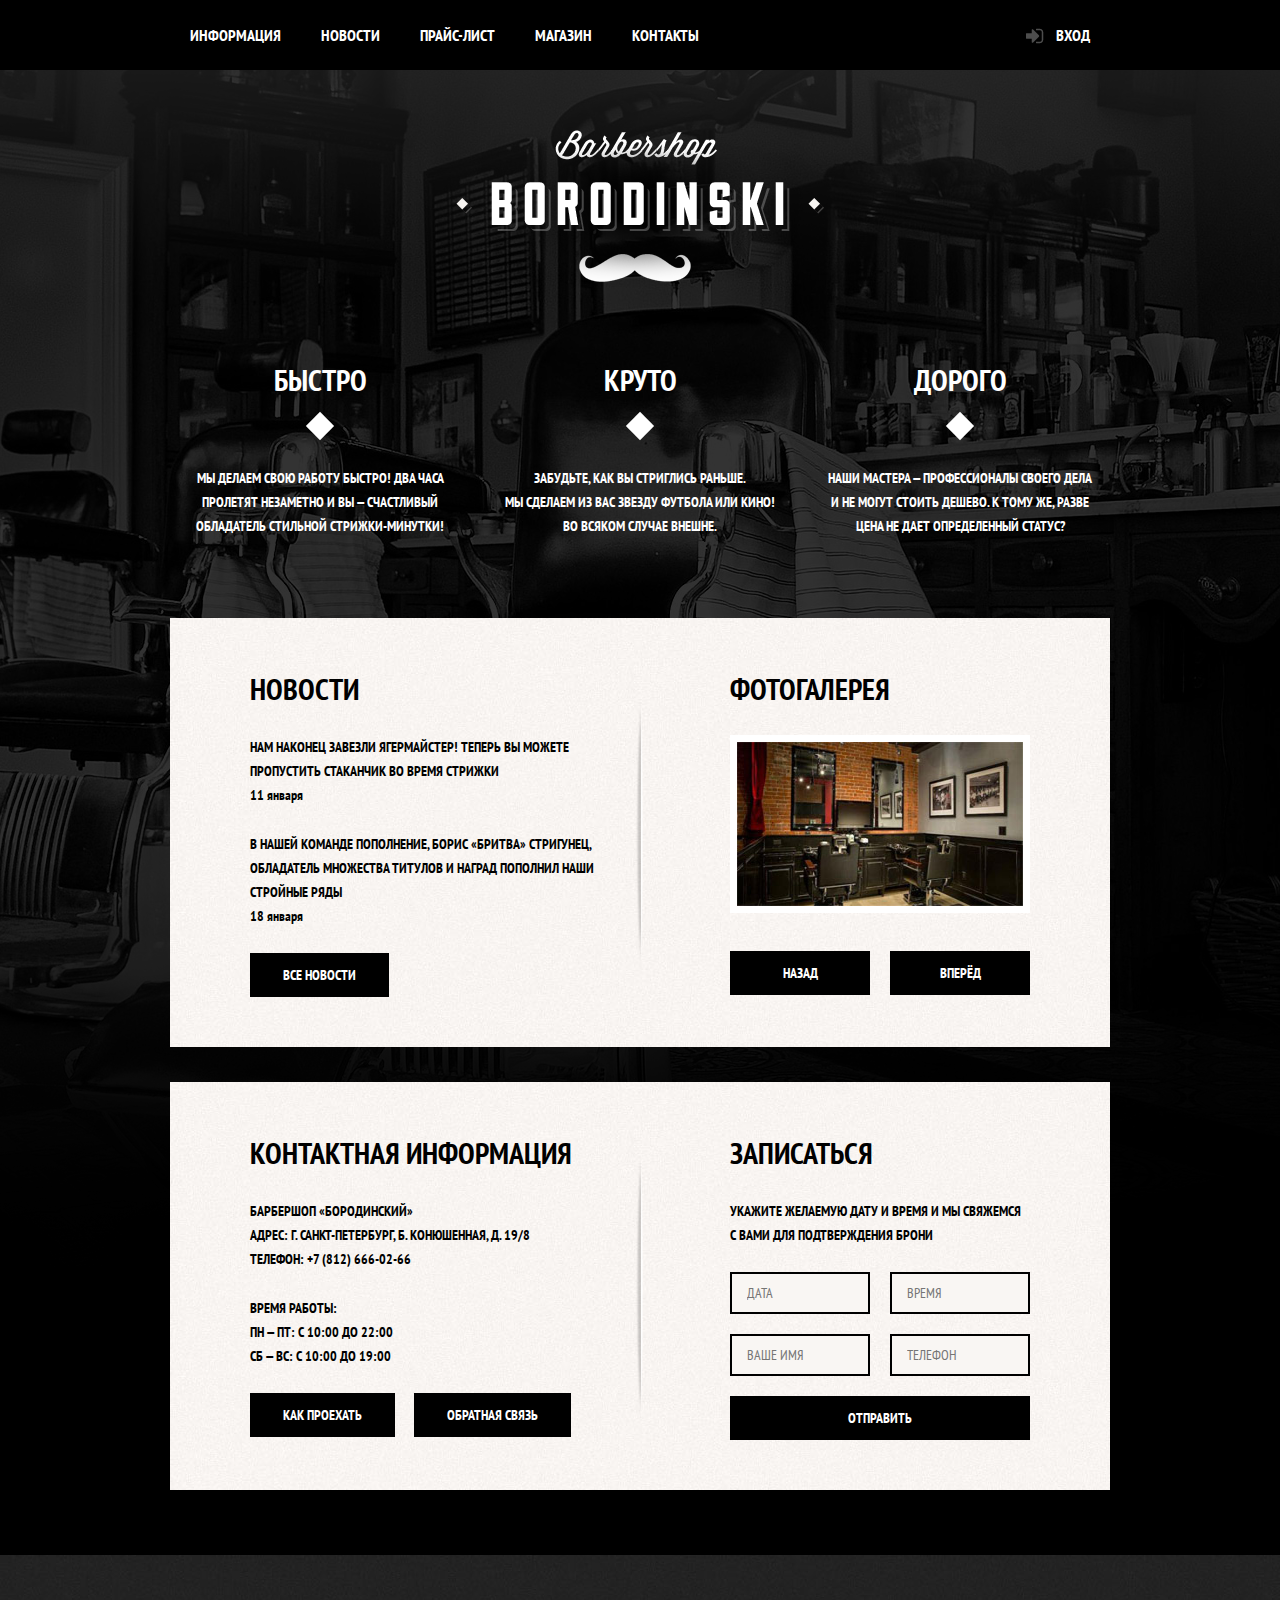
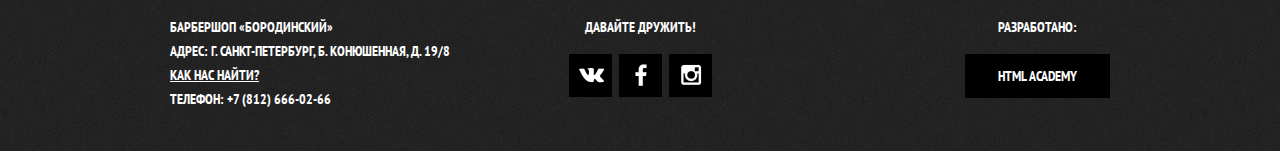
<file: index.html>
<!DOCTYPE html>
<html lang="ru">
  <head>
    <meta charset="utf-8">
    <title>HTML Academy: Барбершоп</title>
    <link href="https://fonts.googleapis.com/css?family=PT+Sans+Narrow:400,700&amp;subset=cyrillic" rel="stylesheet">
    <link rel="stylesheet" type="text/css" href="css/normalize.css">
    <link rel="stylesheet" type="text/css" href="css/style.css">
  </head>
  <body>
    <header class="main-header">
      <div class="container clearfix">
        <nav class="main-navigation">
          <ul>
            <li>
              <a href="#">Информация</a>
            </li>
            <li>
              <a href="#">Новости</a>
            </li>
            <li>
              <a href="price.html">Прайс-лист</a>
            </li>
            <li>
              <a href="shop.html">Магазин</a>
            </li>
            <li>
              <a href="#">Контакты</a>
            </li>
          </ul>
        </nav>
        <div class="user-block">
          <a class="login" href="#">Вход</a>
        </div>
      </div>
    </header>
    <main class="container">
      <div class="index-logo">
        <img src="img/index-logo.png" width="368" height="204" alt="Барбершоп «Бородинский»">
      </div>
      <section class="features clearfix">
        <div class="features-item">
          <b class="features-name">Быстро</b>
          <p>Мы делаем свою работу быстро! Два часа пролетят незаметно и вы — счастливый обладатель стильной стрижки-минутки!</p>
        </div>
        <div class="features-item">
          <b class="features-name">Круто</b>
          <p>Забудьте, как вы стриглись раньше. Мы сделаем из вас звезду футбола или кино! Во всяком случае внешне.</p>
        </div>
        <div class="features-item">
          <b class="features-name">Дорого</b>
          <p>Наши мастера — профессионалы своего дела и не могут стоить дешево. К тому же, разве цена не дает определенный статус?</p>
        </div>
      </section>
      <div class="index-content clearfix">
        <div class="index-content-left">
          <h2 class="index-content-title">Новости</h2>
          <ul class="news-preview">
            <li>
              <p>Нам наконец завезли Ягермайстер! Теперь вы можете пропустить стаканчик во время стрижки</p>
              <time datetime="2016-01-11">11 января</time>
            </li>
            <li>
              <p>В нашей команде пополнение, Борис «Бритва» Стригунец, обладатель множества титулов и наград пополнил наши стройные ряды</p>
              <time datetime="2016-01-18">18 января</time>
            </li>
          </ul>
          <a class="btn" href="#">Все новости</a>
        </div>
        <div class="index-content-right">
          <h2 class="index-content-title">Фотогалерея</h2>
          <div class="gallery">
            <figure class="gallery-content">
              <img src="img/photo-1.jpg" width="286" height="164" alt="">
            </figure>
            <button class="btn gallery-prev" type="button">Назад</button>
            <button class="btn gallery-next" type="button">Вперёд</button>
          </div>
        </div>
      </div>
      <div class="index-content clearfix">
        <div class="index-content-left">
          <h2 class="index-content-title">Контактная информация</h2>
          <p>
            Барбершоп «Бородинский»<br>
            Адрес: г. Санкт-Петербург, Б. Конюшенная, д. 19/8<br>
            Телефон: +7 (812) 666-02-66
          </p>
          <p>
            Время работы:<br>
            пн — пт: с 10:00 до 22:00<br>
            сб — вс: с 10:00 до 19:00
          </p>
          <a class="btn" href="#">Как проехать</a>
          <a class="btn" href="#">Обратная связь</a>
        </div>
        <div class="index-content-right">
          <h2 class="index-content-title">Записаться</h2>
          <p>Укажите желаемую дату и время и мы свяжемся с вами для подтверждения брони</p>
          <form class="appointment-form" action="https://echo.htmlacademy.ru" method="post">
            <input type="text" name="date" value="" placeholder="Дата">
            <input type="text" name="time" value="" placeholder="Время">
            <input type="text" name="name" value="" placeholder="Ваше имя">
            <input type="tel" name="phone" value="" placeholder="Телефон">
            <button class="btn" type="submit">Отправить</button>
          </form>
        </div>
      </div>
    </main>
    <footer class="main-footer">
      <div class="container clearfix">
        <section class="footer-contacts">
          Барбершоп «Бородинский»<br>
          Адрес: г. Санкт-Петербург, Б. Конюшенная, д. 19/8<br>
          <a href="#">Как нас найти?</a><br>
          Телефон: +7 (812) 666-02-66
        </section>
        <section class="footer-social">
          <p>Давайте дружить!</p>
          <a class="social-btn social-btn-vk" href="#">Вконтакте</a>
          <a class="social-btn social-btn-fb" href="#">Фейсбук</a>
          <a class="social-btn social-btn-inst" href="#">Инстаграм</a>
        </section>
        <section class="footer-copyright">
          <p>Разработано:</p>
          <a class="btn" href="https://htmlacademy.ru">HTML Academy</a>
        </section>
      </div>
    </footer>
    <div class="modal-content">
      <button class="modal-content-close" type="button" title="Закрыть">Закрыть</button>
      <h2 class="modal-content-title">Личный кабинет</h2>
      <p>Введите свой логин и пароль</p>
      <form class="login-form" action="#" method="post">
        <input class="icon-user" type="text" name="login" placeholder="Логин">
        <input class="icon-password" type="password" name="password" placeholder="Пароль">
        <label class="login-checkbox">
          <input type="checkbox" name="remember">
          <span class="checkbox-indicator"></span>
            Запомнить меня
        </label>
        <a class="restore" href="#">Я забыл пароль!</a>
        <button class="btn" type="submit">Войти</button>
      </form>
    </div>
    <div class="modal-content-map">
      <button class="modal-content-close" type="button" title="Закрыть">Закрыть</button>
      <div id="yandex-map"></div>
    </div>
    <div class="modal-overlay"></div>
  </body>
</html>
</file>
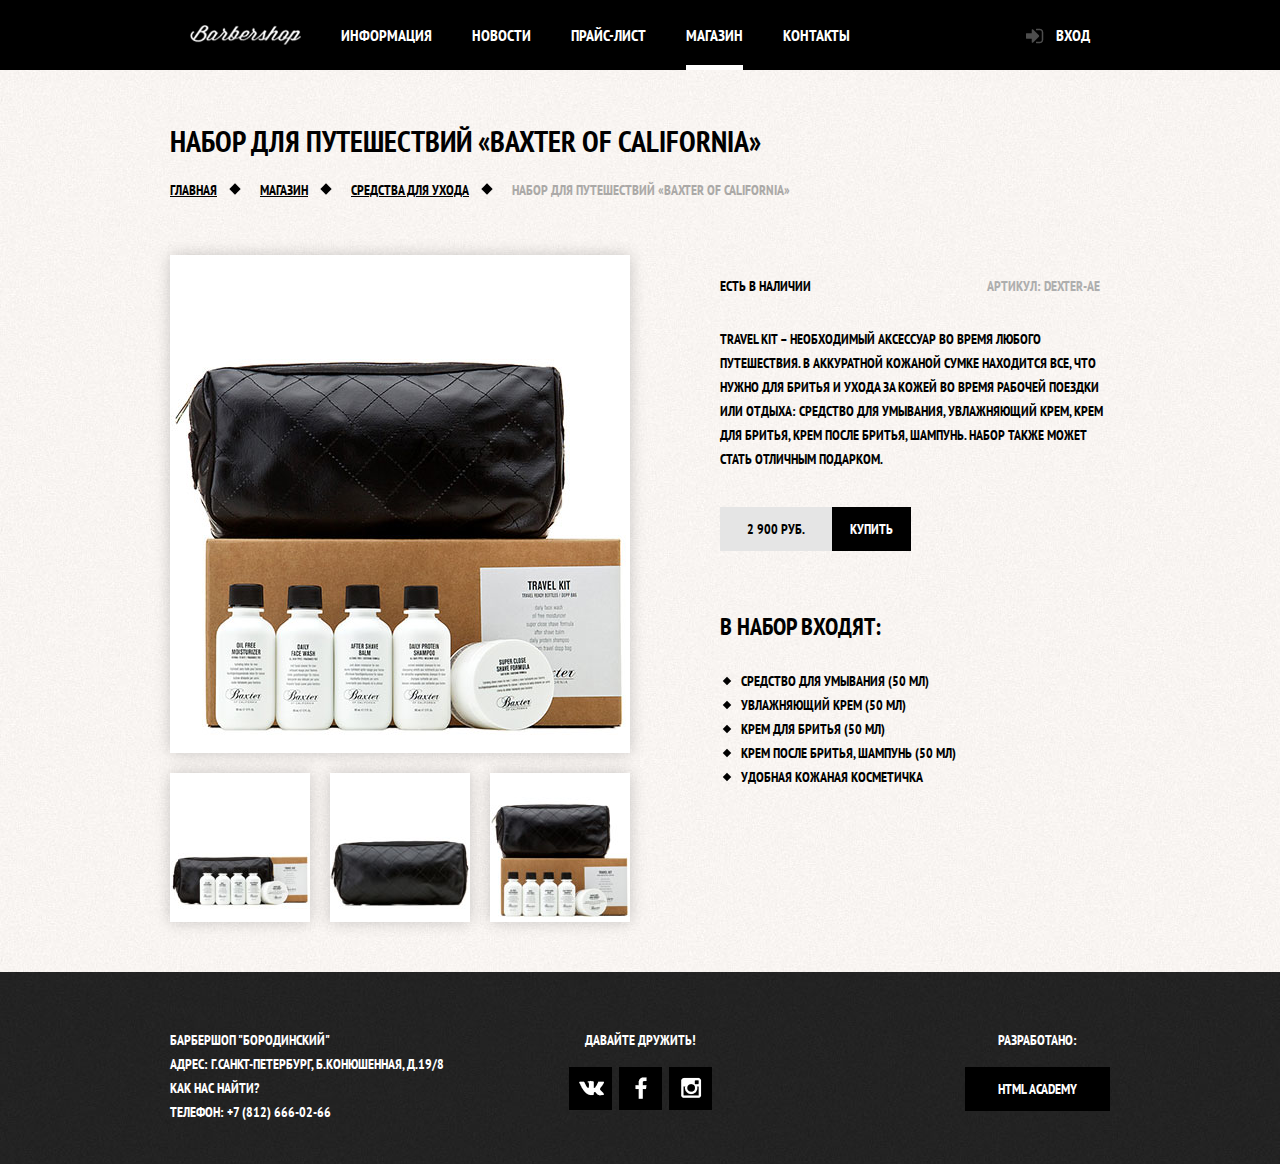
<file: item.html>
<!DOCTYPE html>
<html lang="ru">
<head>
  <meta charset="utf-8">
  <title>Барбершоп "Бородинский"</title>
  <link href="https://fonts.googleapis.com/css?family=PT+Sans+Narrow:400,700&amp;subset=cyrillic" rel="stylesheet">
  <link rel="stylesheet" type="text/css" href="css/normalize.css">
  <link rel="stylesheet" type="text/css" href="css/style.css">
</head>
<body class="item inner">
  <header class="main-header">
    <div class="container clearfix">
      <nav class="main-navigation">
        <a class="logo-nav" href="index.html">
          <img src="img/nav-logo.png" width="111" height="24" alt="Барбершоп Бородинский">
        </a>
        <ul>
          <li>
            <a href="#">Информация</a>
          </li>
          <li>
            <a href="#">Новости</a>
          </li>
          <li>
            <a href="price.html">Прайс-лист</a>
          </li>
          <li class="active">
            <a href="shop.html">Магазин</a>
          </li>
          <li>
            <a href="#">Контакты</a>
          </li>
        </ul>
      </nav>
      <div class="user-block">
        <a class="login" href="#">Вход</a>
      </div>
    </div>
  </header>
  <main class="container">
    <div class="contain-header">
      <h1 class="item-title">набор для путешествий «Baxter of California»</h1>
      <ul class="breadcrumbs">
        <li><a href="index.html">главная</a></li>
        <li><a href="shop.html">магазин</a></li>
        <li><a href="shop.html">средства для ухода</a></li>
        <li class="current">набор для путешествий «Baxter of California»</li>
      </ul>
    </div>
    <div class="item-content clearfix">
      <div class="item-content-left">
        <div class="product-image-main">
          <img width="460" height="498" alt="набор для путешествий «Baxter of California»" src="img/product-img.jpg">
        </div>
        <div class="product-image">
          <img width="140" height="149" alt="набор для путешествий «Baxter of California»" src="img/product-img-small-1.jpg">
        </div>
        <div class="product-image">
          <img width="140" height="149" alt="набор для путешествий «Baxter of California»" src="img/product-img-small-2.jpg">
        </div>
        <div class="product-image">
          <img width="140" height="149" alt="набор для путешествий «Baxter of California»" src="img/product-img-small-3.jpg">
        </div>
      </div>
      <div class="item-content-right">
        <div class="item-wrap clearfix">
          <span class="item-state">есть в наличии</span>
          <span class="item-articul">Артикул: dexter-ae</span>
        </div>
        <div class="item-description">
          <p>Travel Kit – необходимый аксессуар во время любого путешествия. В аккуратной кожаной сумке находится все, что нужно для бритья и ухода за кожей во время рабочей поездки или отдыха: средство для умывания, увлажняющий крем, крем для бритья, крем после бритья, шампунь. Набор также может стать отличным подарком.</p>
        </div>
        <div class="item-buy">
          <span class="item-price">2 900 руб.</span>
          <a class="btn" href="#">купить</a>
        </div>
        <div class="item-composition">
          <h2 class="item-composition-title">В набор входят:</h2>
          <ul>
            <li>Средство для умывания (50 мл)</li>
            <li>Увлажняющий крем (50 мл)</li>
            <li>Крем для бритья (50 мл)</li>
            <li>Крем после бритья, шампунь (50 мл)</li>
            <li>Удобная кожаная косметичка</li>
          </ul>
        </div>
      </div>
    </div>
  </main>
  <footer class="main-footer">
    <div class="container clearfix">
      <section class="footer-contacts">
        Барбершоп "Бородинский"<br>
        Адрес: г.Санкт-Петербург, Б.Конюшенная, д.19/8<br>
        <a href="#"></a>Как нас найти?<br>
        Телефон: +7 (812) 666-02-66
      </section>
      <section class="footer-social">
        <p>Давайте дружить!</p>
        <a class="social-btn social-btn-vk" href="#">Вконтакте</a>
        <a class="social-btn social-btn-fb" href="#">Фейсбук</a>
        <a class="social-btn social-btn-inst" href="#">Инстаграм</a>
      </section>
      <section class="footer-copyright">
        <p>Разработано:</p>
        <a class="btn" href="https://htmlacademy.ru">HTML Academy</a>
      </section>
    </div>
  </footer>
</body>
</html>
</file>
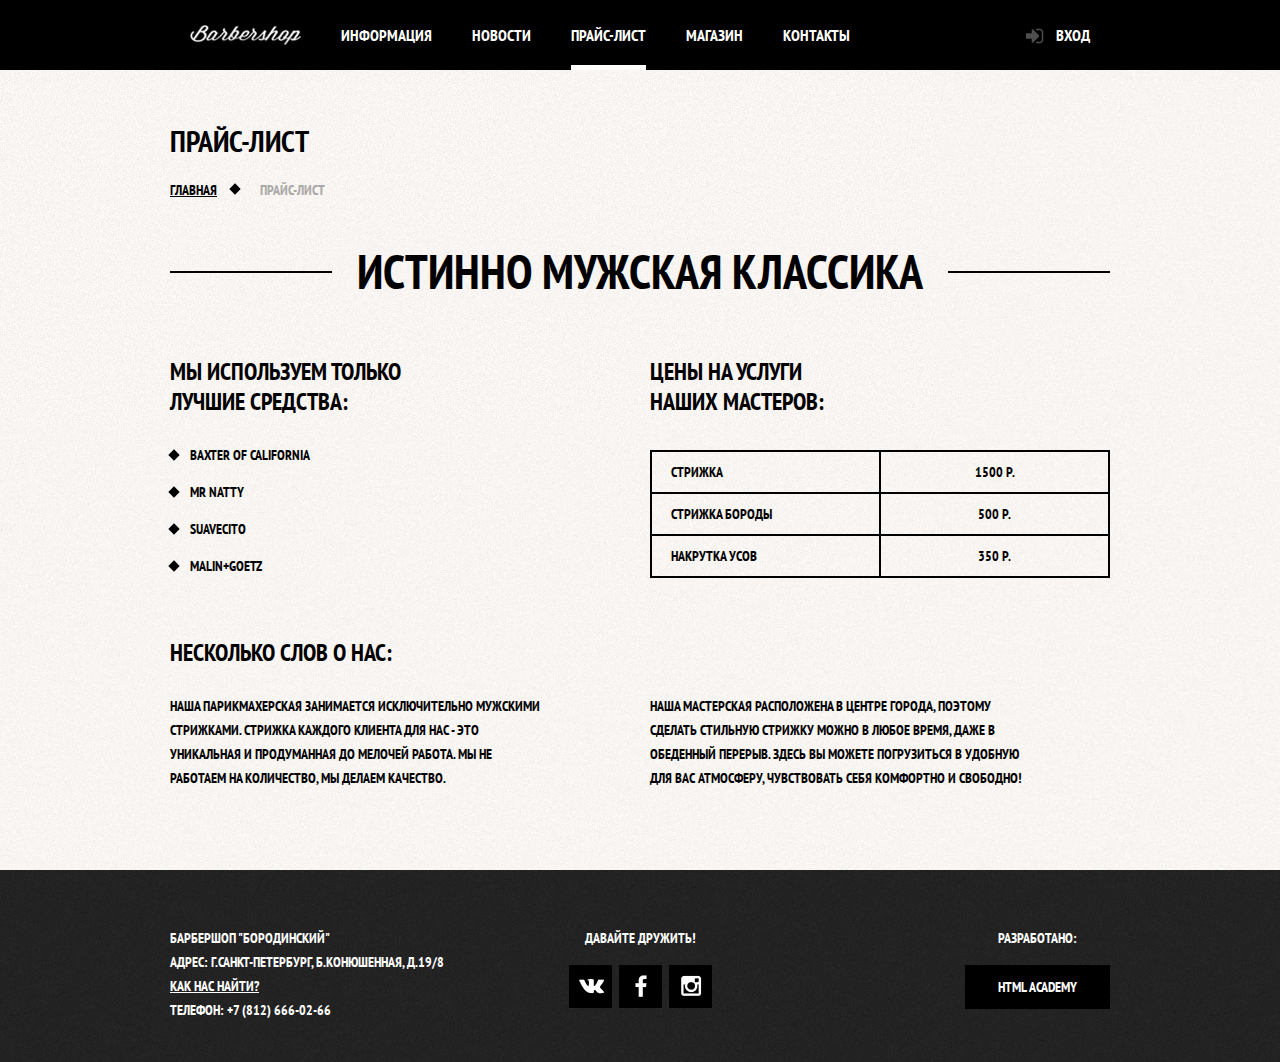
<file: price.html>
<!DOCTYPE html>
<html lang="ru">
  <head>
    <meta charset="utf-8">
    <title>Барбершоп "Бородинский"</title>
    <link href="https://fonts.googleapis.com/css?family=PT+Sans+Narrow:400,700&amp;subset=cyrillic" rel="stylesheet">
    <link rel="stylesheet" type="text/css" href="css/normalize.css">
    <link rel="stylesheet" type="text/css" href="css/style.css">
  </head>
  <body class="inner price">
    <header class="main-header">
      <div class="container clearfix">
        <nav class="main-navigation">
          <a class="logo-nav" href="index.html">
            <img src="img/nav-logo.png" width="111" height="24" alt="Барбершоп Бородинский">
          </a>
          <ul>
            <li>
              <a href="#">Информация</a>
            </li>
            <li>
              <a href="#">Новости</a>
            </li>
            <li class="active">
              <a>Прайс-лист</a>
            </li>
            <li>
              <a href="shop.html">Магазин</a>
            </li>
            <li>
              <a href="#">Контакты</a>
            </li>
          </ul>
        </nav>
          <div class="user-block">
            <a class="login" href="#">Вход</a>
          </div>
      </div>
    </header>
    <main class="container">
      <div class="contain-header">
        <h1 class="price-title">прайс-лист</h1>
        <ul class="breadcrumbs">
          <li><a href="index.html">главная</a></li>
          <li class="current">прайс-лист</li>
        </ul>
      </div>            
      <div class="price-content clearfix">
        <div class="title-wrap">
          <b>Истинно мужская классика</b>
        </div>
        <div class="price-column-left"> 
          <h2 class="price-title-small">Мы используем только<br>
          лучшие средства:</h2>
          <ul>
            <li>Baxter of California</li>
            <li>Mr Natty</li>
            <li>Suavecito</li>
            <li>Malin+Goetz</li>
          </ul>
        </div>
        <div class="price-column-right">
          <h2 class="price-title-small">цены на услуги<br>
          наших мастеров:</h2>
          <table>
            <tr>
              <td>стрижка</td>
              <td>1500 р.</td>
            </tr>
            <tr>
              <td>стрижка бороды</td>
              <td>500 р.</td>
            </tr>
            <tr>
              <td>накрутка усов</td>
              <td>350 р.</td>
            </tr>
          </table>
        </div>
      </div>
      <div class="price-content clearfix">
        <h2 class="price-title-small-inner">несколько слов о нас:</h2>
        <div class="price-column-left">
          <p>Наша парикмахерская занимается исключительно мужскими стрижками. Стрижка каждого клиента для нас - это уникальная и продуманная до мелочей работа. Мы не работаем на количество, мы делаем качество.</p>
        </div>
        <div class="price-column-right">             
          <p>Наша мастерская расположена в центре города, поэтому сделать стильную стрижку можно в любое время, даже в обеденный перерыв. Здесь вы можете погрузиться в удобную для вас атмосферу, чувствовать себя комфортно и свободно!</p>
        </div>
      </div>
    </main>
    <footer class="main-footer price-footer">
      <div class="container clearfix">
        <section class="footer-contacts">
          Барбершоп "Бородинский"<br>
          Адрес: г.Санкт-Петербург, Б.Конюшенная, д.19/8<br>
          <a href="#">Как нас найти?</a><br>
          Телефон: +7 (812) 666-02-66
        </section>
        <section class="footer-social">
          <p>Давайте дружить!</p>
          <a class="social-btn social-btn-vk" href="#">Вконтакте</a>
          <a class="social-btn social-btn-fb" href="#">Фейсбук</a>
          <a class="social-btn social-btn-inst" href="#">Инстаграм</a>
        </section>
        <section class="footer-copyright">
          <p>Разработано:</p>
          <a class="btn" href="https://htmlacademy.ru">HTML Academy</a>
        </section>
      </div>
    </footer>
  </body>
</html>
</file>
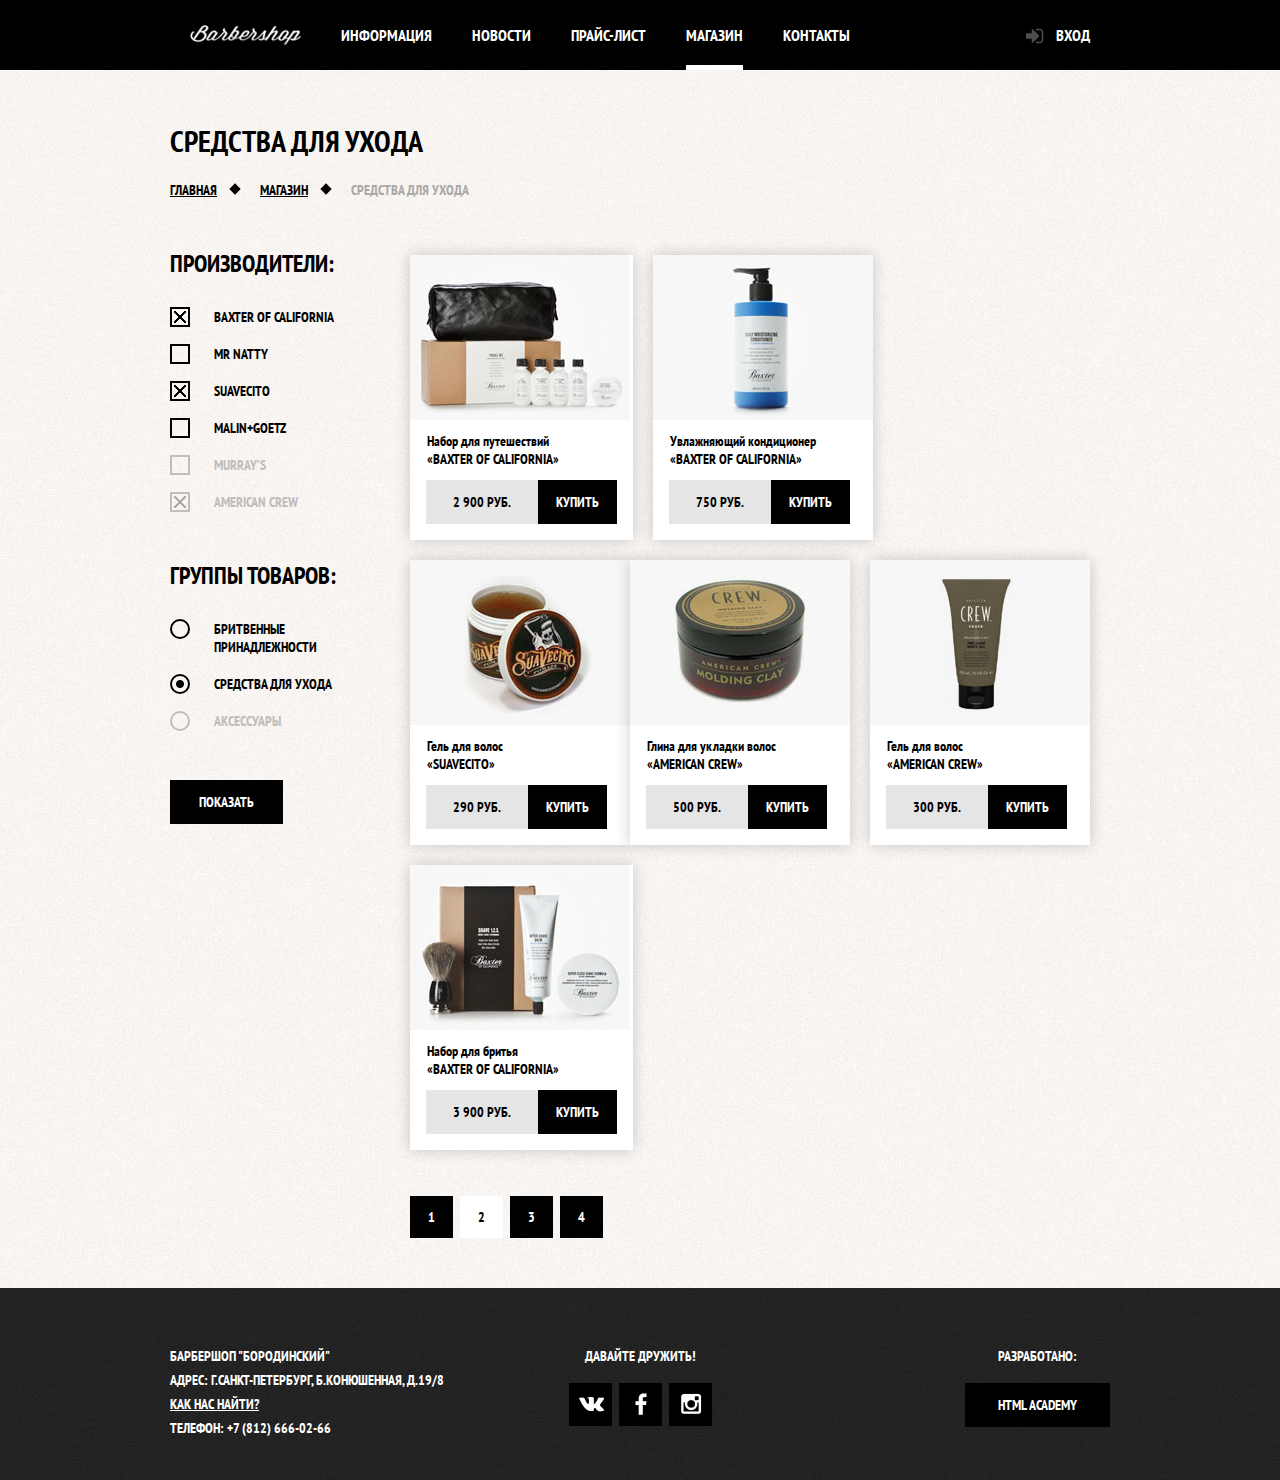
<file: shop.html>
<!DOCTYPE html>
<html lang="ru">
  <head>
    <meta charset="utf-8">
    <title>Барбершоп "Бородинский"</title>
    <link href="https://fonts.googleapis.com/css?family=PT+Sans+Narrow:400,700&amp;subset=cyrillic" rel="stylesheet">
    <link rel="stylesheet" type="text/css" href="css/normalize.css">
    <link rel="stylesheet" type="text/css" href="css/style.css">
  </head>
  <body class="inner">
    <header class="main-header">
      <div class="container clearfix">
        <nav class="main-navigation">
          <a class="logo-nav" href="index.html">
            <img src="img/nav-logo.png" width="111" height="24" alt="Барбершоп Бородинский">
          </a>
          <ul>
            <li>
              <a href="#">Информация</a>
            </li>
            <li>
              <a href="#">Новости</a>
            </li>
            <li>
              <a href="#">Прайс-лист</a>
            </li>
            <li class="active">
              <a href="shop.html">Магазин</a>
            </li>
            <li>
              <a href="#">Контакты</a>
            </li>
          </ul>
        </nav>
          <div class="user-block">
            <a class="login" href="#">Вход</a>
          </div>
      </div>
    </header>
    <main class="container">
     <div class="contain-header">
        <h1 class="shop-title">средства для ухода</h1>
        <ul class="breadcrumbs">
          <li><a href="index.html">главная</a></li>
          <li><a href="shop.html">магазин</a></li>
          <li class="current">средства для ухода</li>
        </ul>
      </div>            
      <div class="shop-content clearfix">
        <div class="shop-column-left">
          <form class="sort" action="#" method="post">
            <fieldset>
              <legend>производители:</legend>
              <input type="checkbox" name="Baxter of California" id="n-1" checked>
              <label for="n-1">Baxter of California</label>
              <input type="checkbox" name="Mr Natty" id="n-2">
              <label for="n-2">Mr Natty</label>
              <input type="checkbox" name="Suavecito" id="n-3" checked>
              <label for="n-3">Suavecito</label>
              <input type="checkbox" name="Malin+Goetz" id="n-4">
              <label for="n-4">Malin+Goetz</label>
              <input type="checkbox" name="Murray’s" id="n-5" disabled>
              <label for="n-5">Murray’s</label>
              <input type="checkbox" name="American Crew" id="n-6" checked disabled>
              <label for="n-6">American Crew</label>  
            </fieldset>
            <fieldset>
              <legend>группы товаров:</legend>
              <input type="radio" name="goods-group" id="n-7">
              <label for="n-7">Бритвенные принадлежности</label>
              <input type="radio" name="goods-group" id="n-8" checked>
              <label for="n-8">Средства для ухода</label>
              <input type="radio" name="goods-group" id="n-9" disabled>
              <label for="n-9">Аксессуары</label>
            </fieldset>
            <a class="btn" href="#">Показать</a>
          </form>  
        </div>
        <div class="shop-column-right">
          <div class="product">
            <ul>
              <li>
                <a href="item.html">
                  <img width="220" height="165" alt="Hабор для путешествий «Baxter of California»" src="img/product-img-1.jpg">
                <p class="product-name">
                <b>Hабор для путешествий</b>
                «Baxter of California»</p>
                </a>
                <div class="item-buy">
                  <span class="item-price">2 900 руб.</span>
                  <a class="btn" href="#">купить</a>
                </div>
              </li>
              <li>
                <a href="#">
                  <img width="220" height="165" alt="Увлажняющий кондиционер  «Baxter of California»" src="img/product-img-2.jpg">
                <p class="product-name">
                <b>Увлажняющий кондиционер</b>
                «Baxter of California»</p>
                </a>
                <div class="item-buy">
                  <span class="item-price">750 руб.</span>
                  <a class="btn" href="#">купить</a>
                </div>
              </li>
              <li>
                <a href="#">
                  <img width="220" height="165" alt="Гель для волос «SUAVECITO»" src="img/product-img-3.jpg">
                <p class="product-name">
                <b>Гель для волос</b>
                «SUAVECITO»</p>
                </a>
                <div class="item-buy">
                  <span class="item-price">290 руб.</span>
                  <a class="btn" href="#">купить</a>
                </div>
              </li>
              <li>
                <a href="#">
                  <img width="220" height="165" alt="Глина для укладки волос «American crew»" src="img/product-img-4.jpg">
                <p class="product-name">
                <b>Глина для укладки волос</b>
                «American crew»</p>
                </a>
                <div class="item-buy">
                  <span class="item-price">500 руб.</span>
                  <a class="btn" href="#">купить</a>
                </div>
              </li>
              <li>
                <a href="#">
                  <img width="220" height="165" alt="Гель для волос «AMERICAN CREW»" src="img/product-img-5.jpg">
                <p class="product-name">
                <b>Гель для волос</b>
                «AMERICAN CREW»</p>
                </a>
                <div class="item-buy">
                  <span class="item-price">300 руб.</span>
                  <a class="btn" href="#">купить</a>
                </div>
              </li>
              <li>
                <a href="#">
                  <img width="220" height="165" alt="Набор для бритья «Baxter of California»" src="img/product-img-6.jpg">
                <p class="product-name">
                <b>Набор для бритья</b>
                «Baxter of California»</p>
                </a>
                <div class="item-buy">
                  <span class="item-price">3 900 руб.</span>
                  <a class="btn" href="#">купить</a>
                </div>
              </li>
            </ul>
          </div>
          <div class="paginator">
            <a href="#1">1</a>
            <a class="current" href="#2">2</a>
            <a href="#3">3</a>
            <a href="#4">4</a>
          </div>
        </div>
      </div>
    </main>
    <footer class="main-footer">
      <div class="container clearfix">
        <section class="footer-contacts">
          Барбершоп "Бородинский"<br>
          Адрес: г.Санкт-Петербург, Б.Конюшенная, д.19/8<br>
          <a href="#">Как нас найти?</a><br>
          Телефон: +7 (812) 666-02-66
        </section>
        <section class="footer-social">
          <p>Давайте дружить!</p>
          <a class="social-btn social-btn-vk" href="#">Вконтакте</a>
          <a class="social-btn social-btn-fb" href="#">Фейсбук</a>
          <a class="social-btn social-btn-inst" href="#">Инстаграм</a>
        </section>
        <section class="footer-copyright">
          <p>Разработано:</p>
          <a class="btn" href="https://htmlacademy.ru">HTML Academy</a>
        </section>
      </div>
    </footer>
  </body>
</html>
</file>
<file: css/style.css>
body {
  margin: 0;
  min-width: 960px;
  font-weight: 700;
  font-size: 14px;
  line-height: 24px;
  text-transform: uppercase;
  font-family: "PT Sans Narrow", "Arial", sans-serif;
  color: #ffffff;
  background: #000000 url(../img/background.png) no-repeat center top;
}

.clearfix::after {
  content: "";
  display: table;
  clear: both;
}

.container {
  width: 940px;
  padding: 0 10px;
  margin-left: auto;
  margin-right: auto;
}

.main-header {
  margin-bottom: 60px;
  color: #ffffff;
  background-color: #000000; 
}

.main-navigation {
  width: 780px;
  float: left;
}

.main-navigation ul {
  margin: 0;
  padding: 0;
  list-style: none;
  font-size: 0;
}

.main-navigation li {
  display: inline-block;
  font-size: 16px;
  line-height: 20px;
  vertical-align: top;
}

.main-navigation a {
  display: block;
  padding: 25px 20px;
  color: #ffffff;
  text-decoration: none;
}

.main-navigation a:hover {
  background: #242424;
}

.main-navigation .active {
  position: relative;
  background-color: none; 
}

.main-navigation .active::after {
  content: "";
  position: absolute;
  right: 20px;
  bottom: 0;
  left: 20px;
  height: 5px;
  background-color: #ffffff;
}

.main-navigation .active a:hover {
  background: none;
}

.user-block {
  float: right;
  max-width: 140px;
}

.login {
  position: relative;
  display: inline-block;
  padding: 25px 20px;
  padding-left: 50px;
  font-size: 16px;
  line-height: 20px;
  vertical-align: top;
  color: #ffffff;
  text-decoration: none;
}

.login:hover {
  background-color: #242424;
}

.login::before {
  content: "";
  position: absolute;
  top: 28px;
  left: 20px;
  width: 18px;
  height: 18px;
  background: transparent url("../img/sprites.png") no-repeat;
  background-position: -4px -1px;
  opacity: 0.3;
}

.login:hover::before {
  opacity: 1;
}

.index-logo {
  width: 368px;
  height: 204px;
  margin: 0 auto;
  margin-bottom: 25px; 
}

.index-logo img {
  width: 368px;
  height: 204px;
}

.features {
  margin-bottom: 80px;
}

.features-item {
  float: left;
  width: 300px;
  margin-right: 20px;
  text-align: center;
}

.features-item:last-child {
  margin-right: 0;
}

.features-name {
  position: relative;
  display: block;
  margin-bottom: 30px;
  padding-bottom: 35px;
  font-size: 30px;
  line-height: 42px;
}

.features-item p {
  margin: 10px;
  margin-bottom: 0;
}

.features-name::after {
  content: "";
  position: absolute;
  bottom: 0;
  left: 50%;
  display: block;
  width: 20px;
  height: 20px;
  margin-left: -10px;
  background-color: #ffffff;
  transform: rotate(45deg);
}

.index-content {
  margin-bottom: 35px;
  padding: 50px 80px;
  color: #000000;
  background: url(../img/index-content-shadow.png) no-repeat center, 
  #f8f5f2 url(../img/background-white.jpg);
}

.index-content-left {
  float: left;
  width: 380px;
}

.index-content-right {
  float: right;
  width: 300px;
}

.index-content-title {
  margin: 0;
  margin-bottom: 25px;
  font-weight: 700;
  font-size: 30px;
  line-height: 42px;
  text-transform: uppercase;
  font-family: "PT Sans Narrow", "Arial", sans-serif;
  color: #000000;
}

.index-content p {
  margin: 0;
  margin-bottom: 25px;
}

.news-preview {
  margin: 0;
  padding: 0;
  padding-right: 35px;
  list-style: none;
}

.news-preview li {
  margin-bottom: 25px;
}

.news-preview p {
  margin-bottom: 0;
}

.news-preview time {
  text-transform: none;
}

.btn {
  display: inline-block;
  margin-right: 16px;
  padding: 10px 33px;
  font-weight: 700;
  font-size: 14px;
  line-height: 24px;
  font-family: "PT Sans Narrow", "Arial", sans-serif;
  vertical-align: top;
  text-align: center;
  color: #ffffff;
  text-transform: uppercase;
  text-decoration: none;
  background-color: #000000;
  border: none;
  cursor: pointer;
}

.btn:hover,
.btn:active {
  background-color: #663d15;
}

.btn.disabled,
.btn:disabled {
  cursor: default;
  opacity: 0.5;
}

.btn.disabled:hover,
.btn:disabled:hover {
  background-color: #000000;
}

.gallery {
  position: relative;
  height: 260px;
}

.gallery-content {
  height: 164px;
  margin: 0;
  background-color: #cccccc;
  border: 7px solid #ffffff;
}

.gallery-content img {
  width: 286px;
  height: 164px;
}

.gallery .btn {
  position: absolute;
  bottom: 0;
  width: 140px;
  margin: 0;
}

.gallery-prev {
  left: 0;
}

.gallery-next {
  right: 0;
}

.appointment-form input {
  float: left;
  width: 106px;
  margin-right: 20px;
  margin-bottom: 20px;
  padding: 7px 15px;
  font-size: 14px;
  line-height: 24px;
  font-family: "PT Sans Narrow", "Arial", sans-serif;
  color: #000000;
  text-transform: uppercase;
  background-color: #f9f6f3;
  border: 2px solid #000000;
}

.appointment-form input:focus {
  border: 2px solid #663d15;
}

.appointment-form input:nth-child(2n) {
  margin-right: 0;
}

.appointment-form .btn {
  clear: both;
  width: 100%;
}

.main-footer {
  margin-top: 65px;
  padding-top: 60px;
  padding-bottom: 40px;
  color: #ffffff;
  background: #252525 url(../img/background-black.jpg);
}

.footer-contacts {
  float: left;
  width: 320px;
  margin-right: 60px;
}

.footer-contacts a {
  color: #ffffff;
}

.footer-contacts a:hover {
  text-decoration: none;
}

.footer-social {
  float: left;
  width: 180px;
  text-align: center;
}

.footer-copyright { 
  float: right;
  max-width: 180px;
}

.footer-social p {
  margin: 0;
  margin-bottom: 15px;
}

.social-btn {
  display: inline-block;
  width: 43px;
  height: 43px;
  margin: 0 2px;
  font-size: 0;
  vertical-align: top;
  text-decoration: none;
  background: #000000 url("../img/sprites.png") no-repeat center;
}

.social-btn:hover {
  background-color: #ffffff;
}

.social-btn-vk {
  background-position: -36px -188px;
}

.social-btn-fb {
  background-position: -30px -287px;
}

.social-btn-inst {
  background-position: -38px -240px;
}

.social-btn-vk:hover {
  background-position: 9px -185px;
}

.social-btn-fb:hover {
  background-position: 11px -286px;
}

.social-btn-inst:hover {
  background-position: 11px -236px;
}

.footer-copyright p {
  margin: 0;
  margin-bottom: 15px;

  text-align: center;
}

.footer-copyright .btn {
  margin-right: 0;
}

.footer-copyright .btn:hover {
  color: #000000;

  background-color: #ffffff;
}

.modal-content {
  position: absolute;
  top: 120px;
  left: 50%;
  display: none;
  width: 300px;
  margin-left: -230px;
  padding: 50px 80px;
  color: #000000;
  background: #f8f3f0 url("../img/background-white.jpg");
  box-shadow: 0 30px 50px rgba(0, 0, 0, 0.7);
}

.modal-content-map {
  position: fixed;
  z-index: 3;
  top: 50%;
  left: 50%;
  display: none;
  width: 766px;
  height: 561px;
  margin-top: -280px;
  margin-left: -390px;
  background: #e9e5dc url("../img/map-static.jpg");
  border: 7px solid white;
  box-shadow: 0 30px 50px rgba(0, 0, 0, 0.7);
}

.modal-overlay {
  position: fixed;
  display: none;
  top: 0;
  left: 0;
  z-index: 2;
  width: 100%;
  height: 100%;
  background: rgba(0, 0, 0, 0.5);
}

.modal-content-close {
  position: absolute;
  top: 0;
  right: -34px;
  width: 22px;
  height: 22px;
  font-size: 0;
  background-color: transparent;
  border: 0;
  cursor: pointer;
}

.modal-content-close::before,
.modal-content-close::after {
  content: "";
  position: absolute;
  top: 10px;
  left: 2px;
  width: 19px;
  height: 3px;
  background-color: #d0d0d0;
  border-radius: 1px;
}

.modal-content-close::before {
  transform: rotate(45deg);
}

.modal-content-close::after {
  transform: rotate(-45deg);
}

.modal-content h2 {
  margin: 0;
  margin-bottom: 20px;
  font-size: 30px;
  line-height: 42px;
}

.modal-content p {
  margin: 0;
  margin-bottom: 14px;
}

.modal-content .login-form {
  margin-top: 30px;
  margin-bottom: 10px;
}

.login-form input[type="text"],
.login-form input[type="password"] {
  width: 241px;
  margin: 0;
  margin-bottom: 10px;
  padding: 10px 15px;
  padding-right: 40px;
  font-size: 14px;
  line-height: 24px;
  font-family: "PT Sans Narrow", "Arial", sans-serif;
  color: #000000;
  text-transform: uppercase;
  background-color: #f9f6f3;
  border: 2px solid #000000;
}

.login-form input:focus {
  border-color: #663d15;
}

.login-form input.icon-user {
  background-image: url("../img/sprites.png");
  background-repeat: no-repeat;
  background-position: 115% -140px;
}

.login-form input.icon-password {
  background-image: url("../img/sprites.png");
  background-repeat: no-repeat;
  background-position: 115% -85px;
}

.login-form .restore {
  float: right;
  color: #000000;
}

.login-form .btn {
  width: 100%;
  margin-top: 15px;
}

.login-checkbox input[type="checkbox"] {
  display: none;
}

.login-checkbox {
  position: relative;
  padding-left: 30px;
  cursor: pointer;
}

.login-checkbox:hover {
  color: #663d15;
}

.login-checkbox input[type="checkbox"] + .checkbox-indicator {
  position: absolute;
  top: -3px;
  left: 0;
  width: 17px;
  height: 17px;
  border: 2px solid #000000;
}

.login-checkbox input[type="checkbox"]:checked + .checkbox-indicator::before,
.login-checkbox input[type="checkbox"]:checked + .checkbox-indicator::after {
  content: "";
  position: absolute;
  top: 8px;
  left: 1px;
  width: 15px;
  height: 2px;
  background-color: #000000;
}

.login-checkbox input[type="checkbox"]:checked + .checkbox-indicator::before {
  transform: rotate(45deg);
}

.login-checkbox input[type="checkbox"]:checked + .checkbox-indicator::after {
  transform: rotate(-45deg);
}

/*item-page*/

.inner {
  color: #000000;
  background: #f8f3f0 url(../img/background-white.jpg) repeat;
}

.inner header {
  margin-bottom: 50px;
}

.contain-header {
  margin-bottom: 53px;
}

.breadcrumbs {
  margin: 0;
  padding: 0;
  list-style: none;
}

.breadcrumbs li {
  display: inline;
  vertical-align: top;
  position: relative;
  padding-right: 40px;
}

.breadcrumbs li::after {
  content: "";
  position: absolute;
  top: 4px;
  right: 18px;
  width: 8px;
  height: 8px;
  background-color: #000000;
  transform: rotate(45deg); 
}

.breadcrumbs a {
  font-family: "PT Sans Narrow", "Arial", sans-serif;
  font-weight: 700;
  font-size: 14px;
  line-height: 24px;
  color: #000000;
  text-transform: uppercase;
}

.breadcrumbs .current::after {
  display: none;
}

.breadcrumbs .current {
  color: #aba9a7;
}

.item-title,
.price-title,
.shop-title {
  font-weight: 700;
  font-size: 30px;
  line-height: 42px;
  text-transform: uppercase;
  font-family: "PT Sans Narrow", "Arial", sans-serif;
  color: #000000;
  margin-bottom: 16px;
}

.item-content-left {
  float: left;
  width: 460px;
  padding-right: 20px;
  font-size: 0;
}

.product-image-main {
  margin-bottom: 20px;
  box-shadow: 0 0 15px rgba(0, 1, 1, 0.2);
}

.product-image-main img,
.product-image img {
  margin-bottom: -12px;
}

.product-image {
  display: inline-block;
  vertical-align: top;
  margin-right: 20px;
  box-shadow: 0 0 15px rgba(0, 1, 1, 0.2);
}

.product-image:nth-child(4n) {
  margin-right: 0;
}

.item-content-right {
  float: right;
  width: 390px;
  padding-left: 10px; 
}

.item-wrap {
  padding-top: 19px;
  margin-bottom: 29px;
}

.item-state {
  float: left;
}

.item-articul {
  float: right;
  padding-right: 10px;
  color: #aeaeae;
}

.item-description {
  margin-bottom: 36px;
}

.item-composition-title,
.price-title-small {
  margin: 0;
  font-weight: 700;
  font-size: 24px;
  line-height: 30px;
  text-transform: uppercase;
  font-family: "PT Sans Narrow", "Arial", sans-serif;
  color: #000000;
}

.item-buy {
  font-size: 0;
  margin-bottom: 61px;
}

.item-price {
  display: inline-block;
  padding: 10px 27px;
  font-family: "PT Sans Narrow", "Arial", sans-serif;
  font-weight: 700;
  font-size: 14px;
  line-height: 24px;
  color: #000000;
  text-align: center;
  background-color: #e5e5e5;
}

.item-buy .btn {
  display: inline-block;
  padding: 10px 18px;
}

.item-composition-title {
  margin-bottom: 27px;
}

.item-composition ul {
  margin: 0;
  padding: 0;
  list-style: none;
}

.item-composition li {
  position: relative;
  padding-left: 21px;
  font-family: "PT Sans Narrow", "Arial", sans-serif;
  font-weight: 700;
  font-size: 14px;
  line-height: 24px;
  color: #000000;
}

.item-composition li::after {
  content: "";
  position: absolute;
  left: 4px;
  top: 9px;
  width: 6px;
  height: 6px;
  background-color: #000000;
  transform: rotate(45deg);
}

.inner footer {
  margin-top: 50px;
  padding-top: 56px;
}

/*shop-page*/

.logo-nav {
  float: left;
  width: 111px;
  height: 20px;
  padding-top: 24px;
}

.main-navigation .logo-nav img {
  width: 111px;
  height: 20px;
}

.main-navigation .logo-nav:hover {
  background: none;
}

.shop-column-left {
  float: left;
  width: 220px;
}

.sort fieldset {
  padding: 0;
  margin: 0;
  margin-bottom: 31px;
  border: none;
}

.sort fieldset:first-child {
  margin-top: -6px;
}

.sort legend {
  margin-bottom: 29px;
  font-family: "PT Sans Narrow", "Arial", sans-serif;
  font-weight: 700;
  font-size: 24px;
  line-height: 30px;
  color: #000000;
}

.sort input[type="checkbox"],
.sort input[type="radio"] {
  display: none;            
}

.sort input[type="checkbox"] + label {
  cursor: pointer;
  position: relative;
  display: block;
  margin-bottom: 19px;
  padding-left: 44px;
  font-family: "PT Sans Narrow", "Arial", sans-serif;
  font-weight: 700;
  font-size: 14px;
  line-height: 18px;
  color: #000000;
}

.sort input[type="checkbox"] + label::before {
  content: "";
  position: absolute;
  left: 0;
  top: -1px;
  width: 16px;
  height: 16px;
  border: 2px solid #000000;
}

.sort input[type="checkbox"]:checked + label::after {
  content: "";
  position: absolute;
  left: 4px;
  top: 3px;
  width: 12px;
  height: 12px;
  background-image: url(../img/sprites.png);
  background-position: -55px -55px;
}

.sort input[type="checkbox"]:checked + label:hover,
.sort input[type="checkbox"] + label:hover {
  color: #663d15;
}

.sort input[type="checkbox"]:checked:disabled + label,
.sort input[type="checkbox"]:disabled + label {
  color: #c0bdbb;
}

.sort input[type="checkbox"]:checked:disabled + label::after,
.sort input[type="checkbox"]:disabled + label::after {
  opacity: 0.3;
}

.sort input[type="checkbox"]:checked:disabled + label::before,
.sort input[type="checkbox"]:disabled + label::before {
  border-color: #c0bdbb;
}

.sort input[type="radio"] + label {
  cursor: pointer;
  position: relative;
  display: block;
  margin-bottom: 19px;
  padding-left: 44px;
  font-family: "PT Sans Narrow", "Arial", sans-serif;
  font-weight: 700;
  font-size: 14px;
  line-height: 18px;
  color: #000000;
}

.sort input[type="radio"] + label::before {
  content: "";
  position: absolute;
  left: 0;
  top: -1px;
  width: 16px;
  height: 16px;
  border: 2px solid #000000;
  border-radius: 50%;
}

.sort input[type="radio"]:checked + label::after {
  content: "";
  position: absolute;
  left: 6px;
  top: 5px;
  width: 8px;
  height: 8px;
  background-image: url(../img/sprites.png);
  background-position: -7px -58px;
}

.sort input[type="radio"]:checked + label:hover,
.sort input[type="radio"] + label:hover {
  color: #663d15;
}

.sort input[type="radio"]:checked:disabled + label,
.sort input[type="radio"]:disabled + label {
  color: #c0bdbb;
}

.sort input[type="radio"]:checked:disabled + label::after,
.sort input[type="radio"]:disabled + label::after {
  opacity: 0.3;
}

.sort input[type="radio"]:checked:disabled + label::before,
.sort input[type="radio"]:disabled + label::before {
  border-color: #c0bdbb;
}

.sort .btn {
  padding-right: 29px;
  padding-left: 29px; 
}

.shop-column-right {
  float: right;
  width: 700px;
  padding-left: 10px;
}

.product {
  margin-bottom: 26px;
}

.product ul {
  margin: 0;
  padding: 0;
  list-style: none;
  font-size: 0;
}

.product li {
  display: inline-block;
  vertical-align: top;
  margin-right: 20px;
  margin-bottom: 20px;
  background-color: #ffffff;
  box-shadow: 0 0 15px rgba(0, 1, 1, 0.2);
}

.product li:nth-child(3n) {
  margin-right: 0;
}

.product a {
  display: block;
  text-decoration: none;
}

.product-name {
  margin: 0;
  margin-bottom: 12px;
  font-family: "PT Sans Narrow", "Arial", sans-serif;
  font-weight: 700;
  font-size: 14px;
  line-height: 18px;
  color: #000000;
  text-align: left;
  padding-left: 17px;
}

.product-name b {
  text-transform: none;
  display: block;
}

.product .item-buy {
  margin: 0 16px 16px 16px;
  margin-right: 0;
}

.paginator {
  font-size: 0;
}

.paginator a {
  display: inline-block;
  margin-right: 7px;
  padding: 12px 18px;
  background-color: #000000; 
  font-family: "PT Sans Narrow", "Arial", sans-serif;
  font-weight: 700;
  font-size: 14px;
  line-height: 18px;
  text-decoration: none;
  color: #ffffff;
}

.paginator a:last-child {
  margin-right: 0;
}

.paginator .current {
  background-color: #ffffff;
  color: #000000;
}

.paginator a:hover {
  background-color: #663d15;
}

.paginator .current:hover {
  background-color: #ffffff;
  color: #000000;
}

/*price-page*/

.price .contain-header {
  margin-bottom: 45px;
}

.price-content {
  margin-bottom: 47px;
}

.price-content:last-child {
  margin-bottom: 0;
}

.title-wrap {
  margin-bottom: 59px;
  text-align: center;
}

.title-wrap b {
  position: relative;
  display: inline;
  z-index: 2;
  margin: 0;
  padding: 0 25px;
  font-family: "PT Sans Narrow", "Arial", sans-serif;
  font-weight: 700;
  font-size: 48px;
  line-height: 48px;
  text-align: center;
  background: #f8f3f0 url(../img/background-white.jpg) repeat;
}

.title-wrap::after {
  content: "";
  display: block;
  position: relative;
  z-index: 1;
  top: -25px;
  border-bottom: 2px solid #000000; 
}

.price-column-left,
.price-column-right {
  width: 460px;
}

.price-column-left {
  float: left;
}

.price-column-left ul {
  margin-top: -7px;
  margin-bottom: 10px;
  padding: 0;
  list-style: none;
}

.price-column-left li {
  position: relative;
  margin-bottom: 13px;
  padding-left: 20px;
  font-family: "PT Sans Narrow", "Arial", sans-serif;
  font-weight: 700;
  font-size: 14px;
  line-height: 24px;
  color: #000000;
}

.price-column-left li::before {
  content: "";
  position: absolute;
  top: 8px;
  left: 0;
  width: 8px;
  height: 8px;
  background-color: #000000;
  transform: rotate(45deg);
}

.price-column-right {
  float: right;
}

.price-column-right table {
  width: 100%;
  border-collapse: collapse;
  font-family: "PT Sans Narrow", "Arial", sans-serif;
  font-weight: 700;
  font-size: 14px;
  line-height: 24px;
  color: #000000;
}

.price-column-right td {
  width: 50%;
  padding: 8px 19px;
  border: 2px solid #000000;
}

.price-column-right td:last-child {
  text-align: center;
}

.price-title-small {
  margin-top: 0;
  margin-bottom: 33px;
  font-family: "PT Sans Narrow", "Arial", sans-serif;
  font-weight: 700;
  font-size: 24px;
  line-height: 30px;
  color: #000000;
}

.price-title-small-inner {
  margin-top: 0;
  margin-bottom: 26px;
  font-family: "PT Sans Narrow", "Arial", sans-serif;
  font-weight: 700;
  font-size: 24px;
  line-height: 30px;
  color: #000000;
}

.price-content p {
  margin: 0;
  padding-right: 83px;
  font-family: "PT Sans Narrow", "Arial", sans-serif;
  font-weight: 700;
  font-size: 14px;
  line-height: 24px;
  color: #000000;
}

.main-footer.price-footer {
  margin-top: 80px;
}
</file>
